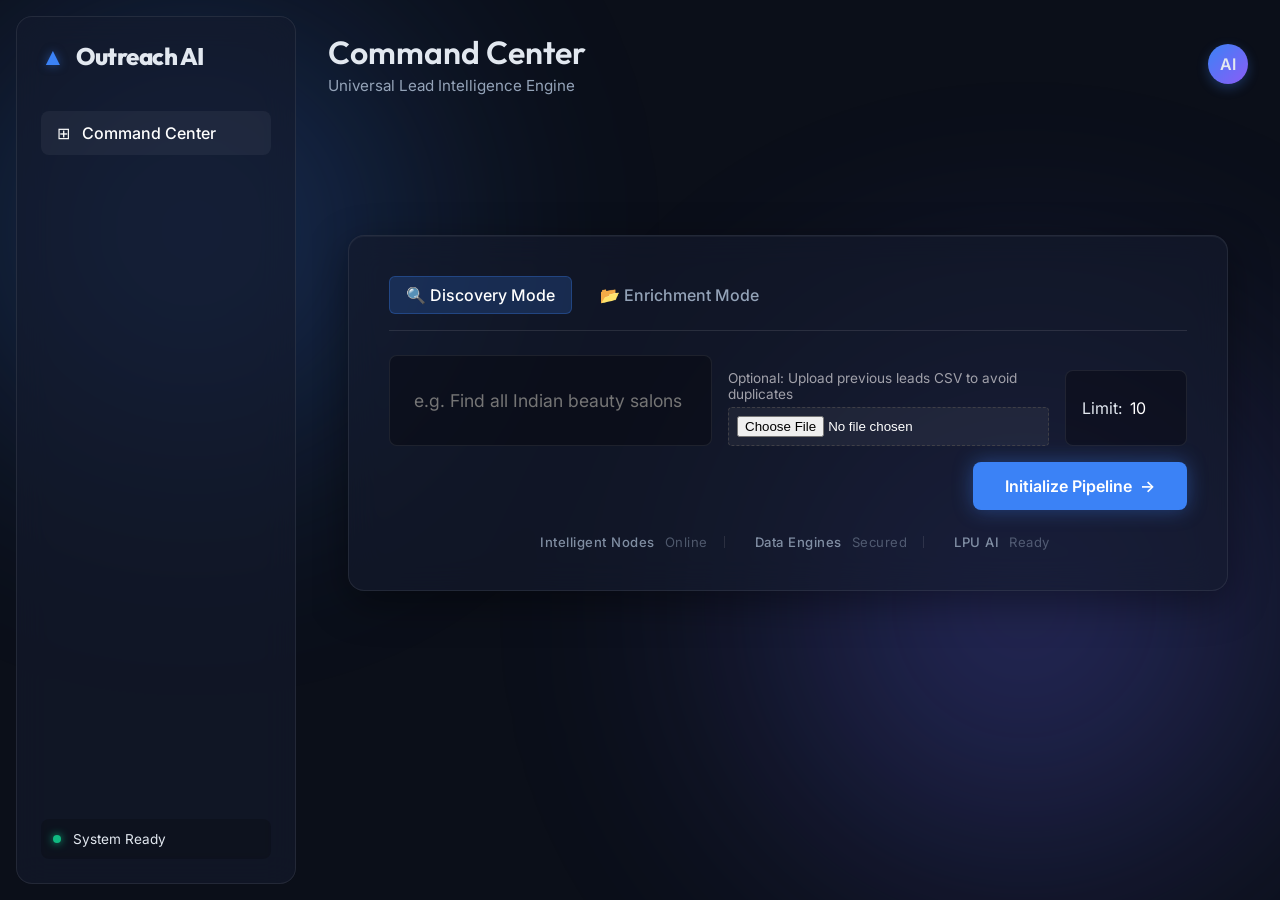
<file: frontend/index.html>
<!DOCTYPE html>
<html lang="en">
<head>
    <meta charset="UTF-8">
    <meta name="viewport" content="width=device-width, initial-scale=1.0">
    <title>Outreach Intelligence | Command Center</title>
    <meta name="description" content="AI-powered multi-agent lead research and outreach pipeline. Enter a prompt or upload a file to begin.">
    <link rel="preconnect" href="https://fonts.googleapis.com">
    <link rel="preconnect" href="https://fonts.gstatic.com" crossorigin>
    <link href="https://fonts.googleapis.com/css2?family=Inter:wght@300;400;500;600;700&family=Outfit:wght@400;600;800&display=swap" rel="stylesheet">
    <link rel="stylesheet" href="style.css">
</head>
<body>
    <div class="bg-glow blob-1"></div>
    <div class="bg-glow blob-2"></div>

    <div class="app-container">
        <!-- Sidebar -->
        <aside class="sidebar glass-panel">
            <div class="logo">
                <div class="logo-icon">▲</div>
                <span>Outreach AI</span>
            </div>
            <nav class="nav">
                <a href="#" class="nav-item active"><span class="icon">⊞</span> Command Center</a>
            </nav>
            <div class="sidebar-bottom">
                <div id="statusIndicator" class="status-indicator">
                    <div class="status-pulse"></div>
                    <span id="statusText">System Ready</span>
                </div>
            </div>
        </aside>

        <!-- Main Content -->
        <main class="main-content">
            <header class="top-bar">
                <div class="top-bar-left">
                    <h1>Command Center</h1>
                    <p class="subtitle">Universal Lead Intelligence Engine</p>
                </div>
                <div class="user-profile">
                    <div class="avatar">AI</div>
                </div>
            </header>

            <!-- Command Interface -->
            <section class="command-section glass-panel">
                <div class="command-tabs">
                    <button class="cmd-tab active" data-mode="mining" onclick="switchMode('mining')">🔍 Discovery Mode</button>
                    <button class="cmd-tab" data-mode="enriching" onclick="switchMode('enriching')">📂 Enrichment Mode</button>
                </div>

                <div class="command-interface">
                    <div id="miningInput" class="input-group">
                        <input type="text" id="promptText" placeholder="e.g. Find all Indian beauty salons in Plano, TX with poor websites..." autocomplete="off">
                        
                        <div class="dedup-zone" style="margin-top: 15px;">
                            <label for="dedupFileInput" class="dedup-label" style="font-size: 0.85rem; color: #a1a1aa; margin-bottom: 5px; display: block;">Optional: Upload previous leads CSV to avoid duplicates</label>
                            <input type="file" id="dedupFileInput" accept=".xlsx,.xls,.csv" class="dedup-file-input" style="color: #fff; background: rgba(255,255,255,0.05); padding: 8px; border-radius: 4px; border: 1px dashed #3f3f46; width: 100%;">
                        </div>

                        <div class="limit-selector" style="margin-top: 15px;">
                            <label for="limitMiner">Limit:</label>
                            <input type="number" id="limitMiner" value="10" min="1" max="50">
                        </div>
                    </div>

                    <div id="enrichingInput" class="input-group hidden">
                        <div class="drop-zone" id="dropZone" onclick="document.getElementById('fileInput').click()">
                            <span class="drop-icon">📥</span>
                            <p>Drag &amp; drop or <span>Click to Upload</span></p>
                            <input type="file" id="fileInput" accept=".xlsx,.xls,.csv" class="hidden-file-input" onchange="handleFileSelect(this)">
                            <p class="file-name" id="fileNameDisplay"></p>
                        </div>
                        <div class="limit-selector">
                            <label for="limitEnricher">Limit:</label>
                            <input type="number" id="limitEnricher" value="10" min="1" max="500">
                        </div>
                    </div>

                    <div class="action-row">
                        <button id="runCampaignBtn" class="primary-btn pulse-glow" onclick="runCampaign()">Initialize Pipeline <span class="arrow">→</span></button>
                    </div>
                </div>

                <!-- Minimalist System Status -->
                <div class="system-status-bar">
                    <div class="status-node">
                        <span class="pulse-dot"></span> Intelligent Nodes <span class="dim">Online</span>
                    </div>
                    <div class="status-divider"></div>
                    <div class="status-node">
                        <span class="pulse-dot"></span> Data Engines <span class="dim">Secured</span>
                    </div>
                    <div class="status-divider"></div>
                    <div class="status-node">
                        <span class="pulse-dot"></span> LPU AI <span class="dim">Ready</span>
                    </div>
                </div>
            </section>
        </main>
    </div>

    <!-- Full-Screen Pipeline Loader Overlay -->
    <div id="pipelineOverlay" class="pipeline-overlay hidden">
        <div class="pipeline-overlay-content">
            <div class="cyber-spinner-lg"></div>
            <h2 id="overlayTitle">Initializing Pipeline...</h2>
            <p id="overlaySubtitle">Connecting to intelligence network</p>
            <div class="overlay-timer">
                <span class="overlay-timer-label">Elapsed:</span>
                <span id="overlayTimer" class="overlay-timer-val">0s</span>
            </div>
            <div class="overlay-steps">
                <div class="ov-step active" id="ov1">⬡ Layer 1: Mining Google Maps</div>
                <div class="ov-step" id="ov2">⬡ Layer 2: Scanning Websites</div>
                <div class="ov-step" id="ov3">⬡ Layer 3: AI Research</div>

            </div>
        </div>
    </div>

    <script src="script.js?v=3.0"></script>
</body>
</html>
</file>
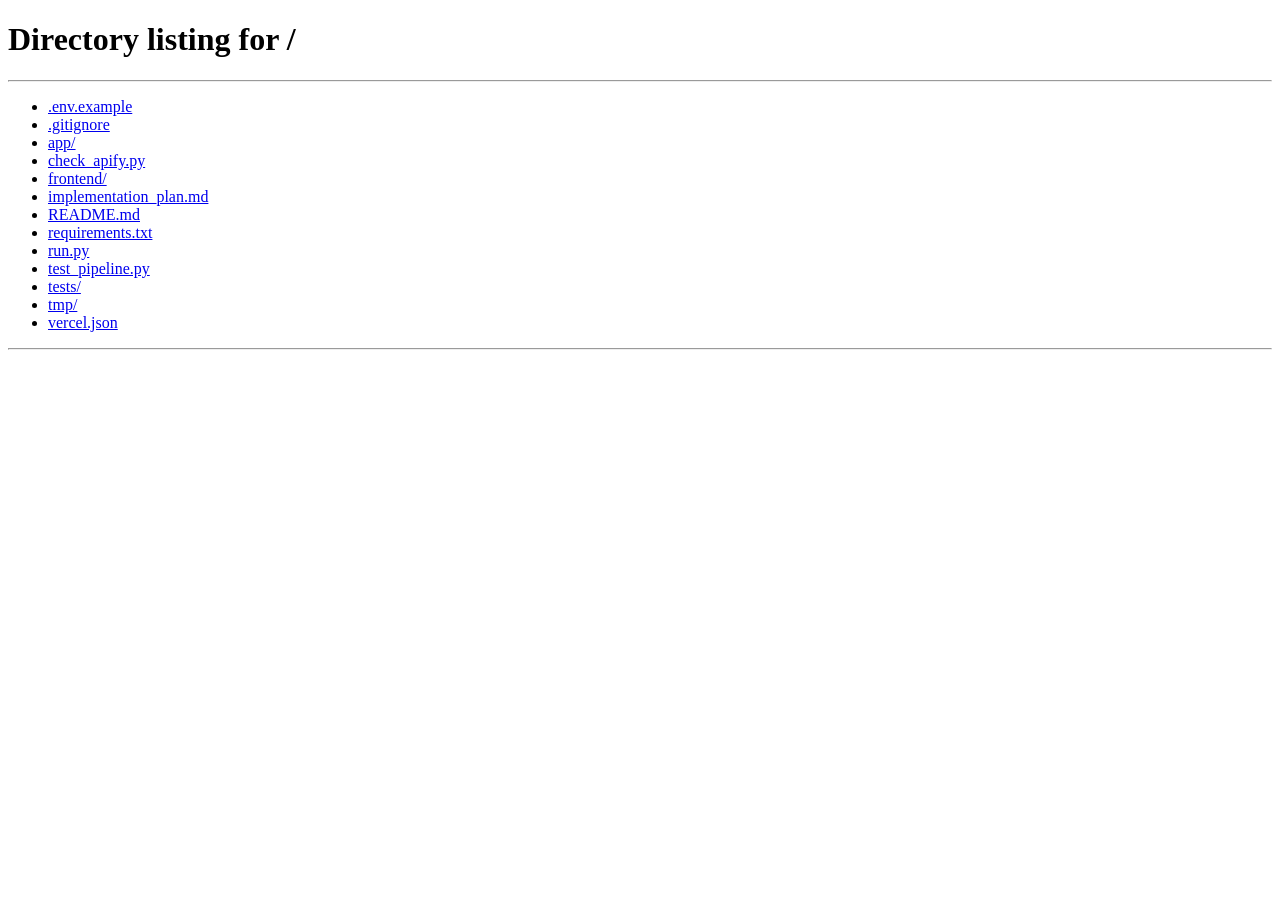
<file: frontend/results.html>
<!DOCTYPE html>
<html lang="en">
<head>
    <meta charset="UTF-8">
    <meta name="viewport" content="width=device-width, initial-scale=1.0">
    <title>Results | Outreach Intelligence Hub</title>
    <meta name="description" content="Lead intelligence results with real-time filters, email, and on-demand AI outreach generation.">
    <link rel="preconnect" href="https://fonts.googleapis.com">
    <link rel="preconnect" href="https://fonts.gstatic.com" crossorigin>
    <link href="https://fonts.googleapis.com/css2?family=Inter:wght@300;400;500;600;700&family=Outfit:wght@400;600;800&display=swap" rel="stylesheet">
    <link rel="stylesheet" href="results.css?v=2">
</head>
<body>
    <div class="bg-glow blob-1"></div>
    <div class="bg-glow blob-2"></div>

    <div class="results-app">

        <!-- TOP NAVIGATION BAR -->
        <header class="results-topbar">
            <div class="topbar-left">
                <a href="/" class="back-btn">
                    <span class="back-arrow">←</span>
                    <span>New Campaign</span>
                </a>
                <div class="topbar-divider"></div>
                <div class="query-pill">
                    <span class="query-icon">🔍</span>
                    <span id="queryLabel" class="query-text">Loading results...</span>
                </div>
            </div>

            <div class="topbar-stats">
                <div class="t-stat">
                    <span class="t-val" id="statTotal">—</span>
                    <span class="t-label">Total Leads</span>
                </div>
                <div class="t-divider"></div>
                <div class="t-stat">
                    <span class="t-val accent-green" id="statHighScore">—</span>
                    <span class="t-label">Score 60+</span>
                </div>
                <div class="t-divider"></div>
                <div class="t-stat">
                    <span class="t-val accent-whatsapp" id="statWhatsapp">—</span>
                    <span class="t-label">WhatsApp</span>
                </div>
                <div class="t-divider"></div>
                <div class="t-stat">
                    <span class="t-val" id="statTime">—</span>
                    <span class="t-label">Process Time</span>
                </div>
            </div>

            <div class="topbar-actions">
                <button class="export-btn" id="exportBtn" onclick="exportCSV()">⬇ Export CSV</button>
            </div>
        </header>

        <div class="results-body">
            
            <div class="filter-backdrop hidden" id="filterBackdrop" onclick="toggleFilterPanel(false)"></div>

            <!-- FILTER SIDEBAR -->
            <aside class="filter-sidebar" id="filterSidebar">
                <div class="filter-sidebar-inner">

                    <div class="filter-header">
                        <h3 class="filter-title">Filters</h3>
                        <div style="display:flex; gap:8px;">
                            <button class="reset-all-btn" onclick="resetFilters()">Reset All</button>
                            <button class="close-filter-btn" onclick="toggleFilterPanel(false)">✕</button>
                        </div>
                    </div>

                    <!-- Category -->
                    <div class="filter-group">
                        <label class="filter-label">Category</label>
                        <div class="filter-chips" id="categoryChips">
                            <button class="filter-chip active" data-value="all" onclick="handleChipClick('category', this)">All</button>
                            <button class="filter-chip" data-value="STATIC_WEBSITE" onclick="handleChipClick('category', this)">Static Website</button>
                            <button class="filter-chip" data-value="NO_WEBSITE" onclick="handleChipClick('category', this)">No Website</button>
                            <button class="filter-chip" data-value="FULLY_AUTOMATED" onclick="handleChipClick('category', this)">Fully Automated</button>
                        </div>
                    </div>

                    <!-- Min Lead Score -->
                    <div class="filter-group">
                        <label class="filter-label">
                            Min Lead Score
                            <span class="filter-val-badge" id="scoreVal">0</span>
                        </label>
                        <input type="range" id="scoreFilter" min="0" max="100" value="0" class="filter-range" oninput="onScoreChange(this)">
                        <div class="range-labels"><span>0</span><span>50</span><span>100</span></div>
                    </div>

                    <!-- WhatsApp Status -->
                    <div class="filter-group">
                        <label class="filter-label">WhatsApp Status</label>
                        <div class="filter-chips" id="waChips">
                            <button class="filter-chip active" data-value="all" onclick="handleChipClick('wa', this)">All</button>
                            <button class="filter-chip wa-chip" data-value="DETECTED" onclick="handleChipClick('wa', this)">Detected</button>
                            <button class="filter-chip" data-value="NOT_DETECTED" onclick="handleChipClick('wa', this)">Not Detected</button>
                        </div>
                    </div>

                    <!-- Min Google Rating -->
                    <div class="filter-group">
                        <label class="filter-label">Min Google Rating</label>
                        <div class="filter-chips" id="ratingChips">
                            <button class="filter-chip active" data-value="0" onclick="handleChipClick('rating', this)">Any</button>
                            <button class="filter-chip" data-value="3.5" onclick="handleChipClick('rating', this)">3.5+ ⭐</button>
                            <button class="filter-chip" data-value="4.0" onclick="handleChipClick('rating', this)">4.0+ ⭐</button>
                            <button class="filter-chip" data-value="4.5" onclick="handleChipClick('rating', this)">4.5+ ⭐</button>
                        </div>
                    </div>



                    <!-- City / State Search -->
                    <div class="filter-group">
                        <label class="filter-label">City / State</label>
                        <input type="text" id="cityFilter" class="filter-text-input" placeholder="e.g. Dallas, TX..." oninput="applyFilters()">
                    </div>

                    <!-- Outreach Status -->
                    <div class="filter-group">
                        <label class="filter-label">Outreach Status</label>
                        <div class="filter-chips" id="outreachChips">
                            <button class="filter-chip active" data-value="all" onclick="handleChipClick('outreach', this)">All</button>
                            <button class="filter-chip" data-value="ready" onclick="handleChipClick('outreach', this)">✓ Ready</button>
                            <button class="filter-chip" data-value="pending" onclick="handleChipClick('outreach', this)">Pending</button>
                        </div>
                    </div>

                    <!-- Sort By -->
                    <div class="filter-group">
                        <label class="filter-label">Sort By</label>
                        <select id="sortFilter" class="filter-select" onchange="applyFilters()">
                            <option value="score_desc">Score (High → Low)</option>
                            <option value="rating_desc">Rating (High → Low)</option>
                            <option value="reviews_desc">Reviews (Most First)</option>
                            <option value="name_asc">Name (A → Z)</option>
                        </select>
                    </div>

                </div>
            </aside>

            <!-- MAIN RESULTS AREA -->
            <main class="results-main">

                <!-- Results Toolbar -->
                <div class="results-toolbar">
                    <div style="display:flex; align-items:center; gap:16px;">
                        <button class="filters-toggle-btn" onclick="toggleFilterPanel()">
                            <span>☰ Filters</span>
                        </button>
                        <div class="results-count-wrap">
                            <span class="results-count">
                                Showing <strong id="countShown">0</strong> of <strong id="countTotal">0</strong> leads
                            </span>
                        </div>
                    </div>
                    <div class="toolbar-actions">
                        <button class="process-all-btn" id="processAllBtn" onclick="processAllOutreach()">
                            <span class="pa-icon">⚡</span>
                            <span class="pa-label">Process All Outreach</span>
                            <span class="pa-progress hidden" id="paProgress">0 / 0</span>
                        </button>
                    </div>
                </div>

                <!-- List View (only view) -->
                <div id="resultsList" class="results-list">
                    <div class="list-header">
                        <div class="lh-score" onclick="sortByColumn('score')">Score ↕</div>
                        <div class="lh-name" onclick="sortByColumn('name')">Business ↕</div>
                        <div class="lh-address">Address</div>
                        <div class="lh-website">Website</div>
                        <div class="lh-category">Category</div>
                        <div class="lh-phone">Phone</div>
                        <div class="lh-whatsapp">WhatsApp</div>
                        <div class="lh-rating" onclick="sortByColumn('rating')">Rating ↕</div>
                        <div class="lh-outreach">Outreach</div>
                        <div class="lh-action"></div>
                    </div>
                    <div id="listBody"></div>
                </div>

                <!-- Empty Filter State -->
                <div id="emptyFiltered" class="empty-filtered hidden">
                    <div class="ef-icon">🔍</div>
                    <h3>No leads match your filters</h3>
                    <p>Try adjusting the filters on the left to see more results.</p>
                    <button class="reset-large-btn" onclick="resetFilters()">Reset All Filters</button>
                </div>

            </main>
        </div>
    </div>

    <!-- DETAIL SLIDE-OVER PANEL -->
    <div id="slideOver" class="slideover hidden">
        <div class="slideover-backdrop" onclick="closeSlideOver()"></div>
        <div class="slideover-panel" id="slideOverPanel">
            <div class="slideover-topbar">
                <div class="so-nav">
                    <button class="so-nav-btn" onclick="navigateLead(-1)" id="prevLeadBtn">← Prev</button>
                    <span class="so-nav-label" id="leadNavLabel">1 / 1</span>
                    <button class="so-nav-btn" onclick="navigateLead(1)" id="nextLeadBtn">Next →</button>
                </div>
                <button class="so-close-btn" onclick="closeSlideOver()">×</button>
            </div>
            <div id="slideoverBody" class="slideover-body"></div>
        </div>
    </div>

    <script src="results.js?v=2"></script>
</body>
</html>
</file>
<file: frontend/style.css>
/* frontend/style.css - Premium Glassmorphism UI */

:root {
    --bg-base: #0B0F19;
    --glass-bg: rgba(20, 27, 45, 0.65);
    --glass-border: rgba(255, 255, 255, 0.08);
    --text-main: #E2E8F0;
    --text-muted: #94A3B8;
    --accent-primary: #3B82F6;
    --accent-glow: rgba(59, 130, 246, 0.5);
    
    /* Status Colors */
    --status-static: #EAB308; /* Yellow */
    --status-dead: #EF4444;   /* Red */
    --status-auto: #3B82F6;   /* Blue */
    --status-whatsapp: #25D366; /* Green */
}

* {
    margin: 0;
    padding: 0;
    box-sizing: border-box;
}

body {
    font-family: 'Inter', sans-serif;
    background-color: var(--bg-base);
    color: var(--text-main);
    overflow-x: hidden;
    min-height: 100vh;
}

/* Background Glows */
.bg-glow {
    position: fixed;
    border-radius: 50%;
    filter: blur(120px);
    z-index: -1;
    opacity: 0.4;
    pointer-events: none;
}
.blob-1 {
    top: -10%;
    left: -10%;
    width: 50vw;
    height: 50vw;
    background: radial-gradient(circle, #3B82F6 0%, transparent 70%);
}
.blob-2 {
    bottom: -10%;
    right: -10%;
    width: 60vw;
    height: 60vw;
    background: radial-gradient(circle, #6366F1 0%, transparent 70%);
}

.glass-panel {
    background: var(--glass-bg);
    backdrop-filter: blur(16px);
    -webkit-backdrop-filter: blur(16px);
    border: 1px solid var(--glass-border);
    border-radius: 16px;
}

/* Layout */
.app-container {
    display: flex;
    min-height: 100vh;
}

/* Sidebar */
.sidebar {
    width: 280px;
    margin: 16px;
    padding: 24px;
    display: flex;
    flex-direction: column;
}
.logo {
    display: flex;
    align-items: center;
    gap: 12px;
    font-family: 'Outfit', sans-serif;
    font-weight: 800;
    font-size: 1.5rem;
    margin-bottom: 40px;
    letter-spacing: -0.5px;
}
.logo-icon {
    color: var(--accent-primary);
    text-shadow: 0 0 10px var(--accent-glow);
}
.nav {
    display: flex;
    flex-direction: column;
    gap: 8px;
    flex: 1;
}
.nav-item {
    padding: 12px 16px;
    color: var(--text-muted);
    text-decoration: none;
    border-radius: 8px;
    transition: all 0.2s;
    display: flex;
    align-items: center;
    gap: 12px;
    font-weight: 500;
}
.nav-item.active, .nav-item:hover {
    background: rgba(255,255,255,0.05);
    color: #fff;
}
.sidebar-bottom {
    margin-top: auto;
}

/* Status Indicator */
.status-indicator {
    display: flex;
    align-items: center;
    gap: 12px;
    padding: 12px;
    border-radius: 8px;
    background: rgba(0,0,0,0.2);
    font-size: 0.85rem;
}
.status-pulse {
    width: 8px;
    height: 8px;
    border-radius: 50%;
    background: #10B981;
    box-shadow: 0 0 8px #10B981;
}
.status-indicator.loading .status-pulse {
    background: var(--accent-primary);
    box-shadow: 0 0 8px var(--accent-glow);
    animation: pulse 1s infinite alternate;
}

@keyframes pulse {
    from { opacity: 0.5; transform: scale(0.9); }
    to { opacity: 1; transform: scale(1.2); }
}

/* Main Content */
.main-content {
    flex: 1;
    padding: 16px 32px 32px 16px;
    display: flex;
    flex-direction: column;
    height: 100vh;
    overflow-y: auto;
}

.top-bar {
    display: flex;
    justify-content: space-between;
    align-items: center;
    margin-bottom: 32px;
    padding-top: 16px;
}
.top-bar-left h1 {
    font-family: 'Outfit', sans-serif;
    font-size: 2rem;
    font-weight: 600;
    margin-bottom: 4px;
}
.subtitle {
    color: var(--text-muted);
    font-size: 0.95rem;
}
.avatar {
    width: 40px;
    height: 40px;
    border-radius: 50%;
    background: linear-gradient(135deg, #3B82F6, #8B5CF6);
    display: flex;
    align-items: center;
    justify-content: center;
    font-weight: 600;
    box-shadow: 0 4px 12px rgba(59, 130, 246, 0.3);
}

/* Command Interface */
.command-section {
    padding: 40px;
    max-width: 880px;
    width: 100%;
    margin: 0 auto;
    margin-top: 12vh;
    border-radius: 16px;
    box-shadow: 0 12px 40px rgba(0, 0, 0, 0.4), inset 0 1px 1px rgba(255,255,255,0.05);
}
.command-tabs {
    display: flex;
    gap: 12px;
    margin-bottom: 24px;
    border-bottom: 1px solid rgba(255,255,255,0.1);
    padding-bottom: 16px;
}
.cmd-tab {
    background: none;
    border: none;
    color: var(--text-muted);
    font-family: 'Inter', sans-serif;
    font-size: 1rem;
    font-weight: 500;
    cursor: pointer;
    padding: 8px 16px;
    border-radius: 6px;
    transition: all 0.2s;
}
.cmd-tab:hover {
    color: #fff;
    background: rgba(255,255,255,0.05);
}
.cmd-tab.active {
    color: #fff;
    background: rgba(59, 130, 246, 0.2);
    border: 1px solid rgba(59, 130, 246, 0.3);
}

.command-interface {
    display: flex;
    flex-direction: column;
    gap: 16px;
}

.input-group {
    display: flex;
    gap: 16px;
}

.limit-selector {
    display: flex;
    align-items: center;
    gap: 8px;
    background: rgba(0,0,0,0.3);
    padding: 0 16px;
    border-radius: 8px;
    border: 1px solid var(--glass-border);
}
.limit-selector input {
    background: none;
    border: none;
    color: #fff;
    width: 40px;
    font-family: 'Inter';
    font-size: 1rem;
    outline: none;
}

#promptText {
    flex: 1;
    background: rgba(0, 0, 0, 0.3);
    border: 1px solid var(--glass-border);
    padding: 16px 24px;
    border-radius: 8px;
    color: #fff;
    font-size: 1.1rem;
    font-family: 'Inter', sans-serif;
    outline: none;
    transition: border-color 0.2s;
}
#promptText:focus {
    border-color: var(--accent-primary);
    box-shadow: 0 0 0 3px rgba(59, 130, 246, 0.1);
}

.drop-zone {
    flex: 1;
    border: 2px dashed rgba(255,255,255,0.2);
    border-radius: 8px;
    padding: 24px;
    text-align: center;
    cursor: pointer;
    transition: all 0.2s;
    background: rgba(0,0,0,0.1);
}
.drop-zone:hover, .drop-zone.dragover {
    border-color: var(--accent-primary);
    background: rgba(59, 130, 246, 0.05);
}
.drop-icon {
    font-size: 2rem;
    margin-bottom: 8px;
    display: block;
}
.drop-zone p { color: var(--text-muted); }
.drop-zone span { color: var(--accent-primary); font-weight: 500;}
.file-name { margin-top: 8px; font-weight: 600; color: #fff;}
.hidden-file-input { display: none; }
.hidden { display: none !important; }

.action-row {
    display: flex;
    justify-content: flex-end;
}
.primary-btn {
    background: var(--accent-primary);
    color: #fff;
    border: none;
    padding: 14px 32px;
    border-radius: 8px;
    font-family: 'Inter', sans-serif;
    font-weight: 600;
    font-size: 1rem;
    cursor: pointer;
    transition: all 0.2s;
    display: flex;
    align-items: center;
    gap: 8px;
}
.primary-btn:hover {
    background: #2563EB;
    transform: translateY(-1px);
}
.pulse-glow {
    box-shadow: 0 0 20px rgba(59, 130, 246, 0.4);
}

/* Stats */
.stats-grid {
    display: grid;
    grid-template-columns: repeat(3, 1fr);
    gap: 16px;
    margin-bottom: 32px;
}
.flex-row {
    padding: 20px;
    display: flex;
    align-items: center;
    gap: 16px;
}
.stat-icon {
    font-size: 2rem;
    width: 56px;
    height: 56px;
    background: rgba(255,255,255,0.05);
    border-radius: 12px;
    display: flex;
    align-items: center;
    justify-content: center;
}
.stat-info {
    display: flex;
    flex-direction: column;
}
.stat-label {
    color: var(--text-muted);
    font-size: 0.9rem;
    margin-bottom: 4px;
}
.stat-value {
    font-family: 'Outfit', sans-serif;
    font-size: 1.8rem;
    font-weight: 600;
    color: #fff;
}

/* Lead Cards Grid */
.results-grid {
    display: grid;
    grid-template-columns: repeat(auto-fill, minmax(380px, 1fr));
    gap: 24px;
    padding-bottom: 40px;
}

.lead-card {
    padding: 24px;
    display: flex;
    flex-direction: column;
    gap: 16px;
    transition: transform 0.2s, box-shadow 0.2s;
    cursor: pointer;
}
.lead-card:hover {
    transform: translateY(-4px);
    box-shadow: 0 12px 24px rgba(0,0,0,0.3);
    border-color: rgba(255,255,255,0.15);
}

.card-header {
    display: flex;
    justify-content: space-between;
    align-items: flex-start;
}
.company-info h3 {
    font-family: 'Outfit', sans-serif;
    font-size: 1.2rem;
    margin-bottom: 4px;
}
.address-info {
    font-size: 0.85rem;
    color: var(--text-muted);
}

.score-badge {
    background: rgba(255,255,255,0.1);
    padding: 4px 10px;
    border-radius: 12px;
    font-family: 'Outfit', sans-serif;
    font-weight: 700;
    font-size: 0.9rem;
    border: 1px solid rgba(255,255,255,0.1);
}

.category-tag {
    display: inline-block;
    padding: 4px 8px;
    border-radius: 4px;
    font-size: 0.75rem;
    font-weight: 600;
    text-transform: uppercase;
    letter-spacing: 0.5px;
}
.tag-static { background: rgba(234, 179, 8, 0.2); color: var(--status-static); border: 1px solid rgba(234, 179, 8, 0.3);}
.tag-dead { background: rgba(239, 68, 68, 0.2); color: var(--status-dead); border: 1px solid rgba(239, 68, 68, 0.3);}
.tag-auto { background: rgba(59, 130, 246, 0.2); color: var(--status-auto); border: 1px solid rgba(59, 130, 246, 0.3);}

.card-body {
    background: rgba(0,0,0,0.2);
    border-radius: 8px;
    padding: 16px;
    font-size: 0.9rem;
    display: flex;
    flex-direction: column;
    gap: 8px;
}
.data-row {
    display: flex;
    justify-content: space-between;
    padding-bottom: 8px;
    border-bottom: 1px solid rgba(255,255,255,0.05);
}
.data-row:last-child {
    border-bottom: none;
    padding-bottom: 0;
}
.data-label { color: var(--text-muted); }
.data-value { font-weight: 500; text-align: right;}

.wa-detected { color: var(--status-whatsapp); font-weight: 600; }
.wa-none { color: var(--text-muted); }

/* Loaders and States */
.empty-state {
    padding: 60px 20px;
    text-align: center;
    color: var(--text-muted);
}
.empty-icon {
    font-size: 3rem;
    margin-bottom: 16px;
    opacity: 0.5;
}

.loader-container {
    padding: 60px 20px;
    text-align: center;
    display: flex;
    flex-direction: column;
    align-items: center;
    justify-content: center;
}
.cyber-spinner {
    width: 50px;
    height: 50px;
    border: 3px solid rgba(255,255,255,0.1);
    border-top-color: var(--accent-primary);
    border-radius: 50%;
    animation: spin 1s linear infinite;
    margin-bottom: 24px;
}
@keyframes spin {
    to { transform: rotate(360deg); }
}

/* Modal */
.modal {
    position: fixed;
    top: 0; left: 0; width: 100%; height: 100%;
    z-index: 100;
    display: flex;
    align-items: center;
    justify-content: center;
}
.modal-backdrop {
    position: absolute;
    top: 0; left: 0; width: 100%; height: 100%;
    background: rgba(0,0,0,0.8);
    backdrop-filter: blur(4px);
}
.modal-content {
    position: relative;
    width: 90%;
    max-width: 800px;
    max-height: 90vh;
    overflow-y: auto;
    z-index: 101;
    padding: 32px;
}
.close-btn {
    position: absolute;
    top: 16px; right: 24px;
    background: none; border: none;
    color: #fff; font-size: 2rem; cursor: pointer;
    opacity: 0.5; transition: 0.2s;
}
.close-btn:hover { opacity: 1; }

.modal-header {
    margin-bottom: 24px;
    padding-bottom: 16px;
    border-bottom: 1px solid var(--glass-border);
}
.modal-title {
    font-family: 'Outfit';
    font-size: 1.8rem;
    margin-bottom: 8px;
}
.modal-links a {
    color: var(--accent-primary);
    text-decoration: none;
    margin-right: 16px;
    font-size: 0.9rem;
}
.modal-links a:hover { text-decoration: underline; }

.modal-grid {
    display: grid;
    grid-template-columns: 1fr 1fr;
    gap: 24px;
}
.info-section h4 {
    color: var(--text-muted);
    font-size: 0.85rem;
    text-transform: uppercase;
    letter-spacing: 1px;
    margin-bottom: 12px;
}

.review-list {
    display: flex; flex-direction: column; gap: 12px;
}
.review-item {
    background: rgba(0,0,0,0.3);
    padding: 12px;
    border-radius: 8px;
    font-size: 0.85rem;
    border-left: 2px solid var(--status-static);
}
.score-breakdown-code {
    background: rgba(0,0,0,0.5);
    padding: 12px;
    border-radius: 8px;
    font-family: monospace;
    font-size: 0.85rem;
    color: #A7F3D0; /* Light Green */
    white-space: pre-wrap;
}
.outreach-box {
    background: rgba(0,0,0,0.3);
    padding: 16px;
    border-radius: 8px;
    font-size: 0.95rem;
    line-height: 1.6;
    border-top: 3px solid var(--accent-primary);
}

/* ── PIPELINE LOADING OVERLAY ── */
.pipeline-overlay {
    position: fixed;
    top: 0; left: 0; right: 0; bottom: 0;
    z-index: 9999;
    background: rgba(7, 10, 18, 0.96);
    backdrop-filter: blur(20px);
    -webkit-backdrop-filter: blur(20px);
    display: flex;
    align-items: center;
    justify-content: center;
}

.pipeline-overlay-content {
    text-align: center;
    display: flex;
    flex-direction: column;
    align-items: center;
    gap: 20px;
    max-width: 480px;
    width: 100%;
    padding: 40px 24px;
}

.cyber-spinner-lg {
    width: 72px;
    height: 72px;
    border: 3px solid rgba(59, 130, 246, 0.15);
    border-top-color: var(--accent-primary);
    border-right-color: rgba(99, 102, 241, 0.6);
    border-radius: 50%;
    animation: spin 0.9s linear infinite;
    box-shadow: 0 0 32px rgba(59, 130, 246, 0.3);
    margin-bottom: 8px;
}

.pipeline-overlay-content h2 {
    font-family: 'Outfit', sans-serif;
    font-size: 1.4rem;
    font-weight: 600;
    color: #fff;
    max-width: 400px;
    line-height: 1.4;
}

.pipeline-overlay-content p {
    color: var(--text-muted);
    font-size: 0.95rem;
}

.overlay-timer {
    display: flex;
    align-items: center;
    gap: 8px;
    background: rgba(255,255,255,0.05);
    border: 1px solid rgba(255,255,255,0.08);
    padding: 6px 18px;
    border-radius: 20px;
}
.overlay-timer-label { font-size: 0.82rem; color: var(--text-muted); }
.overlay-timer-val { font-family: 'Outfit', sans-serif; font-weight: 700; font-size: 1.1rem; color: var(--accent-primary); }

.overlay-steps {
    display: flex;
    flex-direction: column;
    gap: 10px;
    width: 100%;
    text-align: left;
    margin-top: 8px;
}

.ov-step {
    padding: 12px 16px;
    border-radius: 8px;
    font-size: 0.88rem;
    font-weight: 500;
    color: rgba(255,255,255,0.25);
    border: 1px solid rgba(255,255,255,0.05);
    background: rgba(255,255,255,0.02);
    transition: all 0.4s ease;
}
.ov-step.active {
    color: #fff;
    border-color: rgba(59,130,246,0.4);
    background: rgba(59,130,246,0.1);
    box-shadow: 0 0 12px rgba(59,130,246,0.15);
    animation: stepPulse 1.5s ease-in-out infinite alternate;
}
.ov-step.done {
    color: #86EFAC;
    border-color: rgba(16,185,129,0.3);
    background: rgba(16,185,129,0.08);
}

@keyframes stepPulse {
    from { box-shadow: 0 0 8px rgba(59,130,246,0.1); }
    to { box-shadow: 0 0 20px rgba(59,130,246,0.3); }
}

/* ── MINIMALIST SYSTEM STATUS ── */
.system-status-bar {
    display: flex;
    justify-content: center;
    align-items: center;
    gap: 16px;
    margin-top: 24px;
    font-size: 0.82rem;
    font-family: 'Inter', sans-serif;
    color: var(--text-muted);
    letter-spacing: 0.5px;
    opacity: 0.85;
}

.status-node {
    display: flex;
    align-items: center;
    gap: 8px;
    font-weight: 500;
}

.pulse-dot {
    width: 6px;
    height: 6px;
    background: var(--accent-green);
    border-radius: 50%;
    box-shadow: 0 0 8px var(--accent-green);
    animation: slowPulse 2.5s infinite ease-in-out;
}

.status-node span.dim {
    opacity: 0.55;
    margin-left: 2px;
    font-weight: 400;
}

.status-divider {
    width: 1px;
    height: 12px;
    background: rgba(255,255,255,0.12);
}

@keyframes slowPulse {
    0% { opacity: 0.6; box-shadow: 0 0 4px var(--accent-green); }
    50% { opacity: 1; box-shadow: 0 0 12px var(--accent-green); }
    100% { opacity: 0.6; box-shadow: 0 0 4px var(--accent-green); }
}

.pipeline-steps {
    display: flex;
    align-items: center;
    gap: 8px;
    flex-wrap: wrap;
}

.pipeline-step {
    display: flex;
    align-items: center;
    gap: 12px;
    background: rgba(255,255,255,0.04);
    border: 1px solid rgba(255,255,255,0.07);
    border-radius: 10px;
    padding: 14px 16px;
    flex: 1;
    min-width: 180px;
}

.step-icon {
    font-size: 1.5rem;
    flex-shrink: 0;
    width: 44px;
    height: 44px;
    background: rgba(255,255,255,0.05);
    border-radius: 10px;
    display: flex;
    align-items: center;
    justify-content: center;
}

.step-info {
    display: flex;
    flex-direction: column;
    gap: 3px;
}

.step-info strong {
    font-size: 0.88rem;
    font-weight: 600;
    color: #fff;
}

.step-info span {
    font-size: 0.78rem;
    color: var(--text-muted);
    line-height: 1.4;
}

.pipeline-arrow {
    color: var(--accent-primary);
    font-size: 1.2rem;
    flex-shrink: 0;
    opacity: 0.6;
}
</file>
<file: frontend/results.css>
/* frontend/results.css — Results Intelligence Hub v2 (List-only) */

:root {
    --bg-base: #0B0F19;
    --glass-bg: rgba(20, 27, 45, 0.70);
    --glass-border: rgba(255, 255, 255, 0.08);
    --text-main: #E2E8F0;
    --text-muted: #94A3B8;
    --accent-primary: #3B82F6;
    --accent-glow: rgba(59, 130, 246, 0.4);
    --accent-green: #10B981;
    --accent-whatsapp: #25D366;
    --accent-amber: #F59E0B;
    --status-static: #EAB308;
    --status-dead: #EF4444;
    --status-auto: #3B82F6;
    --score-high: #10B981;
    --score-mid: #EAB308;
    --score-low: #EF4444;
    --topbar-h: 68px;
    --sidebar-w: 260px;
}

* { margin: 0; padding: 0; box-sizing: border-box; }
body { font-family: 'Inter', sans-serif; background: var(--bg-base); color: var(--text-main); min-height: 100vh; overflow-x: hidden; }
.bg-glow { position: fixed; border-radius: 50%; filter: blur(120px); z-index: 0; opacity: 0.2; pointer-events: none; }
.blob-1 { top: -10%; left: -10%; width: 50vw; height: 50vw; background: radial-gradient(circle, #3B82F6 0%, transparent 70%); }
.blob-2 { bottom: -10%; right: -10%; width: 60vw; height: 60vw; background: radial-gradient(circle, #6366F1 0%, transparent 70%); }
.hidden { display: none !important; }

/* ── TOP BAR ── */
.results-topbar {
    position: fixed; top: 0; left: 0; right: 0;
    height: var(--topbar-h); z-index: 50;
    display: flex; align-items: center; justify-content: space-between;
    padding: 0 24px; gap: 20px;
    background: rgba(11, 15, 25, 0.92);
    backdrop-filter: blur(20px); -webkit-backdrop-filter: blur(20px);
    border-bottom: 1px solid var(--glass-border);
}
.topbar-left { display: flex; align-items: center; gap: 14px; flex-shrink: 0; }
.back-btn {
    display: flex; align-items: center; gap: 6px;
    color: var(--text-muted); text-decoration: none;
    font-weight: 500; font-size: 0.875rem;
    padding: 7px 13px; border-radius: 8px;
    border: 1px solid var(--glass-border);
    background: rgba(255,255,255,0.04);
    transition: all 0.2s; white-space: nowrap;
}
.back-btn:hover { color: #fff; background: rgba(255,255,255,0.08); border-color: rgba(255,255,255,0.15); }
.topbar-divider { width: 1px; height: 26px; background: var(--glass-border); }
.query-pill {
    display: flex; align-items: center; gap: 7px;
    background: rgba(59,130,246,0.1); border: 1px solid rgba(59,130,246,0.25);
    padding: 5px 13px; border-radius: 20px; max-width: 300px; overflow: hidden;
}
.query-text { font-size: 0.83rem; font-weight: 500; color: #93C5FD; white-space: nowrap; overflow: hidden; text-overflow: ellipsis; }
.topbar-stats {
    display: flex; align-items: center;
    background: rgba(255,255,255,0.03); border: 1px solid var(--glass-border);
    border-radius: 10px; overflow: hidden; flex-shrink: 0;
}
.t-stat { display: flex; flex-direction: column; align-items: center; padding: 7px 18px; gap: 1px; }
.t-val { font-family: 'Outfit', sans-serif; font-size: 1.25rem; font-weight: 700; color: #fff; line-height: 1; }
.t-label { font-size: 0.68rem; color: var(--text-muted); text-transform: uppercase; letter-spacing: 0.5px; white-space: nowrap; }
.t-divider { width: 1px; height: 34px; background: var(--glass-border); }
.accent-green { color: var(--accent-green) !important; }
.accent-whatsapp { color: var(--accent-whatsapp) !important; }
.topbar-actions { flex-shrink: 0; }
.export-btn {
    display: flex; align-items: center; gap: 7px;
    background: rgba(16,185,129,0.12); border: 1px solid rgba(16,185,129,0.3);
    color: var(--accent-green); padding: 8px 16px; border-radius: 8px;
    font-family: 'Inter', sans-serif; font-weight: 600; font-size: 0.875rem;
    cursor: pointer; transition: all 0.2s; white-space: nowrap;
}
.export-btn:hover { background: rgba(16,185,129,0.22); transform: translateY(-1px); }

/* ── BODY LAYOUT ── */
.results-app { display: flex; flex-direction: column; min-height: 100vh; position: relative; z-index: 1; }
.results-body { display: flex; margin-top: var(--topbar-h); min-height: calc(100vh - var(--topbar-h)); }

/* ── FILTER SIDEBAR ── */
.filter-sidebar {
    position: fixed; top: var(--topbar-h); left: 0;
    width: var(--sidebar-w); height: calc(100vh - var(--topbar-h));
    overflow-y: auto; z-index: 100;
    border-right: 1px solid var(--glass-border);
    background: rgba(11,15,25,0.95);
    backdrop-filter: blur(16px); -webkit-backdrop-filter: blur(16px);
    scrollbar-width: thin; scrollbar-color: rgba(255,255,255,0.08) transparent;
    transform: translateX(-100%); transition: transform 0.3s cubic-bezier(0.4, 0, 0.2, 1);
}
.filter-sidebar.open {
    transform: translateX(0);
}
.filter-backdrop {
    position: fixed; top: var(--topbar-h); left: 0; right: 0; bottom: 0;
    background: rgba(0,0,0,0.5); backdrop-filter: blur(3px); -webkit-backdrop-filter: blur(3px);
    z-index: 99; opacity: 1; transition: opacity 0.3s;
}
.filter-backdrop.hidden {
    opacity: 0; pointer-events: none;
}
.close-filter-btn {
    background: none; border: none; color: var(--text-muted); font-size: 1.15rem; cursor: pointer; transition: color 0.15s;
}
.close-filter-btn:hover { color: #fff; }

.filters-toggle-btn {
    display: flex; align-items: center; gap: 6px;
    background: rgba(255,255,255,0.08); border: 1px solid rgba(255,255,255,0.15);
    color: #fff; padding: 7px 14px; border-radius: 8px;
    font-family: 'Inter', sans-serif; font-weight: 500; font-size: 0.85rem;
    cursor: pointer; transition: all 0.2s;
}
.filters-toggle-btn:hover { background: rgba(255,255,255,0.15); }
.filter-sidebar-inner { padding: 18px; display: flex; flex-direction: column; }
.filter-header {
    display: flex; justify-content: space-between; align-items: center;
    margin-bottom: 16px; padding-bottom: 12px; border-bottom: 1px solid var(--glass-border);
}
.filter-title { font-family: 'Outfit', sans-serif; font-size: 0.95rem; font-weight: 600; }
.reset-all-btn {
    background: none; border: 1px solid rgba(239,68,68,0.3);
    color: #F87171; padding: 3px 9px; border-radius: 6px;
    font-size: 0.73rem; cursor: pointer; font-family: 'Inter', sans-serif; transition: all 0.2s;
}
.reset-all-btn:hover { background: rgba(239,68,68,0.1); }
.filter-group { margin-bottom: 18px; }
.filter-label {
    display: flex; align-items: center; justify-content: space-between;
    font-size: 0.72rem; font-weight: 600; text-transform: uppercase;
    letter-spacing: 0.8px; color: var(--text-muted); margin-bottom: 9px;
}
.filter-val-badge {
    background: var(--accent-primary); color: #fff;
    padding: 1px 7px; border-radius: 10px; font-size: 0.72rem; font-weight: 700; letter-spacing: 0;
}
.filter-chips { display: flex; flex-wrap: wrap; gap: 5px; }
.filter-chip {
    background: rgba(255,255,255,0.04); border: 1px solid var(--glass-border);
    color: var(--text-muted); padding: 4px 9px; border-radius: 20px;
    font-size: 0.75rem; font-family: 'Inter', sans-serif;
    cursor: pointer; transition: all 0.18s; white-space: nowrap;
}
.filter-chip:hover { border-color: var(--accent-primary); color: #fff; }
.filter-chip.active { background: rgba(59,130,246,0.18); border-color: var(--accent-primary); color: #93C5FD; font-weight: 600; }
.filter-chip.wa-chip.active { background: rgba(37,211,102,0.12); border-color: var(--accent-whatsapp); color: var(--accent-whatsapp); }
.filter-range {
    width: 100%; -webkit-appearance: none; appearance: none;
    height: 4px; border-radius: 2px; outline: none; cursor: pointer;
    background: rgba(255,255,255,0.12);
}
.filter-range::-webkit-slider-thumb {
    -webkit-appearance: none; width: 15px; height: 15px; border-radius: 50%;
    background: var(--accent-primary); box-shadow: 0 0 7px var(--accent-glow); cursor: pointer;
}
.range-labels { display: flex; justify-content: space-between; font-size: 0.7rem; color: var(--text-muted); margin-top: 5px; }
.filter-text-input {
    width: 100%; background: rgba(0,0,0,0.3); border: 1px solid var(--glass-border);
    border-radius: 7px; padding: 8px 11px; color: #fff;
    font-family: 'Inter', sans-serif; font-size: 0.85rem; outline: none; transition: border-color 0.2s;
}
.filter-text-input:focus { border-color: var(--accent-primary); }
.filter-text-input::placeholder { color: var(--text-muted); }
.filter-select {
    width: 100%; background: rgba(0,0,0,0.4); border: 1px solid var(--glass-border);
    border-radius: 7px; padding: 8px 11px; color: #fff;
    font-family: 'Inter', sans-serif; font-size: 0.85rem; outline: none; cursor: pointer;
}
.filter-select option { background: #1e2840; }

/* ── RESULTS MAIN ── */
.results-main { flex: 1; padding: 20px 24px; min-width: 0; }

/* ── RESULTS TOOLBAR ── */
.results-toolbar {
    display: flex; justify-content: space-between; align-items: center;
    margin-bottom: 16px; padding: 10px 14px;
    background: rgba(255,255,255,0.03); border: 1px solid var(--glass-border); border-radius: 10px;
}
.results-count { font-size: 0.875rem; color: var(--text-muted); }
.results-count strong { color: #fff; font-weight: 600; }
.toolbar-actions { display: flex; align-items: center; gap: 10px; }

/* Process All Button */
.process-all-btn {
    display: flex; align-items: center; gap: 8px;
    background: rgba(245,158,11,0.12); border: 1px solid rgba(245,158,11,0.35);
    color: var(--accent-amber); padding: 8px 16px; border-radius: 8px;
    font-family: 'Inter', sans-serif; font-weight: 600; font-size: 0.875rem;
    cursor: pointer; transition: all 0.2s;
}
.process-all-btn:hover { background: rgba(245,158,11,0.22); transform: translateY(-1px); }
.process-all-btn.loading { color: var(--accent-amber); opacity: 0.8; cursor: wait; }
.process-all-btn.done { background: rgba(16,185,129,0.12); border-color: rgba(16,185,129,0.35); color: var(--accent-green); }
.pa-icon { font-size: 1rem; }
.pa-progress { font-size: 0.8rem; background: rgba(0,0,0,0.3); padding: 2px 8px; border-radius: 10px; }

/* ── LIST VIEW ── */
.results-list {
    background: rgba(20,27,45,0.5);
    border: 1px solid var(--glass-border);
    border-radius: 12px; overflow: hidden;
    margin-bottom: 60px;
}
.list-header {
    display: grid;
    grid-template-columns: 55px 1.5fr 1.5fr 1fr 100px 105px 85px 85px 110px 40px;
    padding: 11px 16px;
    background: rgba(0,0,0,0.35); border-bottom: 1px solid var(--glass-border);
    font-size: 0.7rem; font-weight: 600; text-transform: uppercase;
    letter-spacing: 0.8px; color: var(--text-muted); gap: 12px;
}
.list-header > div { cursor: pointer; user-select: none; }
.list-header > div:hover { color: #fff; }

.list-row {
    display: grid;
    grid-template-columns: 55px 1.5fr 1.5fr 1fr 100px 105px 85px 85px 110px 40px;
    padding: 13px 16px;
    border-bottom: 1px solid rgba(255,255,255,0.04);
    align-items: center; gap: 12px;
    cursor: pointer; transition: background 0.15s;
}
.list-row:last-child { border-bottom: none; }
.list-row:hover { background: rgba(59,130,246,0.05); }

/* Score Pill */
.lr-score { display: flex; justify-content: center; }
.score-pill {
    display: inline-flex; align-items: center; justify-content: center;
    width: 42px; height: 25px; border-radius: 12px;
    font-family: 'Outfit', sans-serif; font-weight: 700; font-size: 0.83rem;
}
.score-pill.score-high { background: rgba(16,185,129,0.14); color: var(--score-high); border: 1px solid rgba(16,185,129,0.28); }
.score-pill.score-mid  { background: rgba(234,179,8,0.14);  color: var(--score-mid);  border: 1px solid rgba(234,179,8,0.28); }
.score-pill.score-low  { background: rgba(239,68,68,0.14);  color: var(--score-low);  border: 1px solid rgba(239,68,68,0.28); }

/* Business name */
.lr-name { min-width: 0; overflow: hidden; }
.lr-business { font-weight: 600; font-size: 0.875rem; line-height: 1.35; padding-right: 5px; }

/* Address & Website */
.lr-address { font-size: 0.75rem; color: var(--text-muted); line-height: 1.4; padding-right: 5px; }
.lr-website { font-size: 0.75rem; }
.lr-website a { color: var(--accent-primary); text-decoration: none; word-break: break-all; }
.lr-website a:hover { text-decoration: underline; color: #93C5FD; }
.lr-website-none { color: rgba(255,255,255,0.2); font-style: italic; }

/* Category tag */
.category-tag {
    display: inline-block; padding: 3px 7px; border-radius: 4px;
    font-size: 0.7rem; font-weight: 600; text-transform: uppercase; letter-spacing: 0.4px; white-space: nowrap;
}
.tag-static { background: rgba(234,179,8,0.13);  color: var(--status-static); border: 1px solid rgba(234,179,8,0.28); }
.tag-dead   { background: rgba(239,68,68,0.13);  color: var(--status-dead);   border: 1px solid rgba(239,68,68,0.28); }
.tag-auto   { background: rgba(59,130,246,0.13); color: var(--status-auto);   border: 1px solid rgba(59,130,246,0.28); }

/* Contact cell (phone only) */
.lr-contact { min-width: 0; overflow: hidden; }
.lr-phone { font-size: 0.82rem; color: var(--text-main); white-space: nowrap; overflow: hidden; text-overflow: ellipsis; }

/* WhatsApp */
.lr-whatsapp { font-size: 0.82rem; font-weight: 600; }
.wa-detected { color: var(--accent-whatsapp); }
.wa-muted { color: rgba(255,255,255,0.18); }

/* Rating */
.lr-rating { font-size: 0.82rem; }
.lr-reviews { font-size: 0.75rem; color: var(--text-muted); }

/* Outreach Status Cell */
.lr-outreach { display: flex; align-items: center; }

.outreach-status-pill {
    display: inline-flex; align-items: center; gap: 5px;
    padding: 4px 10px; border-radius: 20px;
    font-size: 0.75rem; font-weight: 600; white-space: nowrap;
}
.ops-pending {
    background: rgba(255,255,255,0.05); border: 1px solid rgba(255,255,255,0.1);
    color: var(--text-muted);
}
.ops-loading {
    background: rgba(245,158,11,0.1); border: 1px solid rgba(245,158,11,0.3);
    color: var(--accent-amber);
    animation: pulseFade 1.2s ease-in-out infinite alternate;
}
.ops-done {
    background: rgba(16,185,129,0.1); border: 1px solid rgba(16,185,129,0.3);
    color: var(--accent-green);
}

@keyframes pulseFade {
    from { opacity: 0.6; }
    to { opacity: 1; }
}

/* Generate Outreach Button (inline in list row) */
.gen-outreach-btn {
    display: inline-flex; align-items: center; gap: 5px;
    background: rgba(59,130,246,0.1); border: 1px solid rgba(59,130,246,0.28);
    color: var(--accent-primary); padding: 4px 10px; border-radius: 20px;
    font-size: 0.75rem; font-weight: 600; font-family: 'Inter', sans-serif;
    cursor: pointer; transition: all 0.2s; white-space: nowrap;
}
.gen-outreach-btn:hover { background: rgba(59,130,246,0.2); transform: scale(1.03); }
.gen-outreach-btn:disabled { opacity: 0.4; cursor: not-allowed; transform: none; }

/* Open Arrow */
.lr-action { display: flex; justify-content: center; }
.open-arrow { color: var(--text-muted); font-size: 1rem; opacity: 0; transition: opacity 0.15s; }
.list-row:hover .open-arrow { opacity: 1; color: var(--accent-primary); }

/* ── EMPTY STATE ── */
.empty-filtered { text-align: center; padding: 80px 20px; color: var(--text-muted); }
.ef-icon { font-size: 3rem; margin-bottom: 18px; opacity: 0.35; }
.empty-filtered h3 { font-family: 'Outfit', sans-serif; font-size: 1.3rem; color: #fff; margin-bottom: 8px; }
.empty-filtered p { margin-bottom: 22px; }
.reset-large-btn {
    background: var(--accent-primary); color: #fff; border: none;
    padding: 11px 26px; border-radius: 8px;
    font-family: 'Inter', sans-serif; font-weight: 600; font-size: 0.9rem;
    cursor: pointer; transition: all 0.2s;
}
.reset-large-btn:hover { background: #2563EB; transform: translateY(-1px); }

/* ── SLIDE-OVER PANEL ── */
.slideover { position: fixed; top: 0; left: 0; right: 0; bottom: 0; z-index: 200; }
.slideover-backdrop {
    position: absolute; top: 0; left: 0; right: 0; bottom: 0;
    background: rgba(0,0,0,0.65); backdrop-filter: blur(6px); -webkit-backdrop-filter: blur(6px);
}
.slideover-panel {
    position: absolute; top: 0; right: 0; bottom: 0;
    width: min(820px, 96vw);
    background: rgba(13, 18, 32, 0.98);
    backdrop-filter: blur(24px); -webkit-backdrop-filter: blur(24px);
    border-left: 1px solid var(--glass-border);
    display: flex; flex-direction: column;
    transform: translateX(100%);
    transition: transform 0.3s cubic-bezier(0.4, 0, 0.2, 1);
}
.slideover-panel.open { transform: translateX(0); }
.slideover-topbar {
    display: flex; justify-content: space-between; align-items: center;
    padding: 15px 22px; border-bottom: 1px solid var(--glass-border);
    background: rgba(0,0,0,0.2); flex-shrink: 0;
}
.so-nav { display: flex; align-items: center; gap: 10px; }
.so-nav-btn {
    background: rgba(255,255,255,0.06); border: 1px solid var(--glass-border);
    color: var(--text-muted); padding: 5px 13px; border-radius: 7px;
    font-family: 'Inter', sans-serif; font-size: 0.83rem; cursor: pointer; transition: all 0.2s;
}
.so-nav-btn:hover:not(:disabled) { color: #fff; background: rgba(255,255,255,0.1); }
.so-nav-btn:disabled { opacity: 0.28; cursor: not-allowed; }
.so-nav-label { font-size: 0.83rem; color: var(--text-muted); min-width: 46px; text-align: center; }
.so-close-btn {
    background: none; border: none; color: var(--text-muted);
    font-size: 1.75rem; cursor: pointer; transition: color 0.2s; line-height: 1; padding: 0 4px;
}
.so-close-btn:hover { color: #fff; }
.slideover-body {
    flex: 1; overflow-y: auto; padding: 24px;
    scrollbar-width: thin; scrollbar-color: rgba(255,255,255,0.08) transparent;
}

/* Slide-over lead header */
.so-lead-header { margin-bottom: 22px; padding-bottom: 18px; border-bottom: 1px solid var(--glass-border); }
.so-title-row { display: flex; align-items: flex-start; justify-content: space-between; gap: 12px; margin-bottom: 5px; }
.so-title { font-family: 'Outfit', sans-serif; font-size: 1.55rem; font-weight: 700; line-height: 1.2; }
.so-address { font-size: 0.875rem; color: var(--text-muted); margin-bottom: 4px; }
.so-links { display: flex; flex-wrap: wrap; gap: 8px; }
.so-link {
    display: inline-flex; align-items: center; gap: 5px;
    padding: 5px 12px; border-radius: 20px;
    background: rgba(255,255,255,0.05); border: 1px solid var(--glass-border);
    color: var(--text-main); text-decoration: none; font-size: 0.82rem; font-weight: 500; transition: all 0.2s;
}
.so-link:hover { background: rgba(255,255,255,0.1); border-color: rgba(255,255,255,0.18); }
.so-link.wa-link { background: rgba(37,211,102,0.08); border-color: rgba(37,211,102,0.28); color: var(--accent-whatsapp); }

/* Score badge in slide-over */
.score-badge {
    padding: 3px 9px; border-radius: 20px; font-family: 'Outfit', sans-serif;
    font-weight: 700; font-size: 0.82rem; white-space: nowrap; flex-shrink: 0;
    background: rgba(255,255,255,0.07); border: 1px solid rgba(255,255,255,0.1);
}
.score-badge.score-high { background: rgba(16,185,129,0.14); border-color: rgba(16,185,129,0.35); color: var(--score-high); }
.score-badge.score-mid  { background: rgba(234,179,8,0.14);  border-color: rgba(234,179,8,0.35);  color: var(--score-mid); }
.score-badge.score-low  { background: rgba(239,68,68,0.14);  border-color: rgba(239,68,68,0.35);  color: var(--score-low); }

/* Slide-over body grid */
.so-grid { display: grid; grid-template-columns: 1fr 1fr; gap: 18px; }
.so-section-title {
    font-size: 0.72rem; font-weight: 700; text-transform: uppercase;
    letter-spacing: 1px; color: var(--text-muted); margin-bottom: 11px;
}
.so-outreach-header { display: flex; justify-content: space-between; align-items: center; margin-bottom: 9px; }
.so-outreach-box {
    background: rgba(0,0,0,0.32); border-radius: 9px; padding: 13px 15px;
    font-size: 0.87rem; line-height: 1.7; border-top: 2px solid var(--accent-primary); color: var(--text-main);
}
.so-ig { border-top-color: #E1306C; }

/* Outreach pending state in slide-over */
.so-outreach-pending {
    background: rgba(0,0,0,0.2); border-radius: 9px; padding: 24px;
    text-align: center; border: 1px dashed rgba(255,255,255,0.1);
}
.so-outreach-pending p { font-size: 0.85rem; color: var(--text-muted); margin-bottom: 14px; }
.so-gen-btn {
    display: inline-flex; align-items: center; gap: 8px;
    background: var(--accent-primary); color: #fff; border: none;
    padding: 10px 22px; border-radius: 8px;
    font-family: 'Inter', sans-serif; font-weight: 600; font-size: 0.9rem;
    cursor: pointer; transition: all 0.2s;
}
.so-gen-btn:hover { background: #2563EB; transform: translateY(-1px); }
.so-gen-btn:disabled { opacity: 0.5; cursor: wait; transform: none; }

/* Copy button */
.copy-btn {
    background: rgba(59,130,246,0.12); border: 1px solid rgba(59,130,246,0.28);
    color: var(--accent-primary); padding: 3px 10px; border-radius: 5px;
    font-size: 0.75rem; font-weight: 600; cursor: pointer;
    font-family: 'Inter', sans-serif; transition: all 0.2s;
}
.copy-btn:hover { background: rgba(59,130,246,0.22); }
.copy-btn.copied { background: rgba(16,185,129,0.18); border-color: rgba(16,185,129,0.35); color: var(--accent-green); }

/* AI Insights */
.insight-section { margin-bottom: 12px; }
.insight-section h5 { font-size: 0.76rem; font-weight: 600; color: var(--text-muted); margin-bottom: 7px; text-transform: uppercase; letter-spacing: 0.5px; }
.insight-section ul { padding-left: 15px; display: flex; flex-direction: column; gap: 4px; }
.insight-section ul li { font-size: 0.85rem; line-height: 1.5; color: #FDA4AF; }
.insight-section ul.sparks li { color: #86EFAC; }
.insight-hook { background: rgba(59,130,246,0.07); border: 1px solid rgba(59,130,246,0.18); border-radius: 7px; padding: 11px 13px; margin-top: 10px; }
.insight-hook h5 { font-size: 0.75rem; color: #93C5FD; margin-bottom: 5px; text-transform: uppercase; letter-spacing: 0.5px; }
.insight-hook p { font-size: 0.86rem; line-height: 1.6; font-style: italic; color: #CBD5E1; }

/* Reviews */
.so-review {
    background: rgba(0,0,0,0.28); padding: 9px 11px; border-radius: 7px;
    font-size: 0.82rem; border-left: 2px solid var(--status-static);
    line-height: 1.5; margin-bottom: 7px;
}
.so-review span { color: var(--text-muted); }

.muted-text { color: var(--text-muted); font-size: 0.83rem; font-style: italic; }

/* ── RESPONSIVE ── */
@media (max-width: 900px) {
    .filter-sidebar { display: none; }
    .so-grid { grid-template-columns: 1fr; }
    .topbar-stats { display: none; }
    .list-header, .list-row { grid-template-columns: 56px 1fr 110px 90px 120px 40px; }
    .lh-phone, .lr-contact, .lh-whatsapp, .lr-whatsapp { display: none; }
}
</file>
